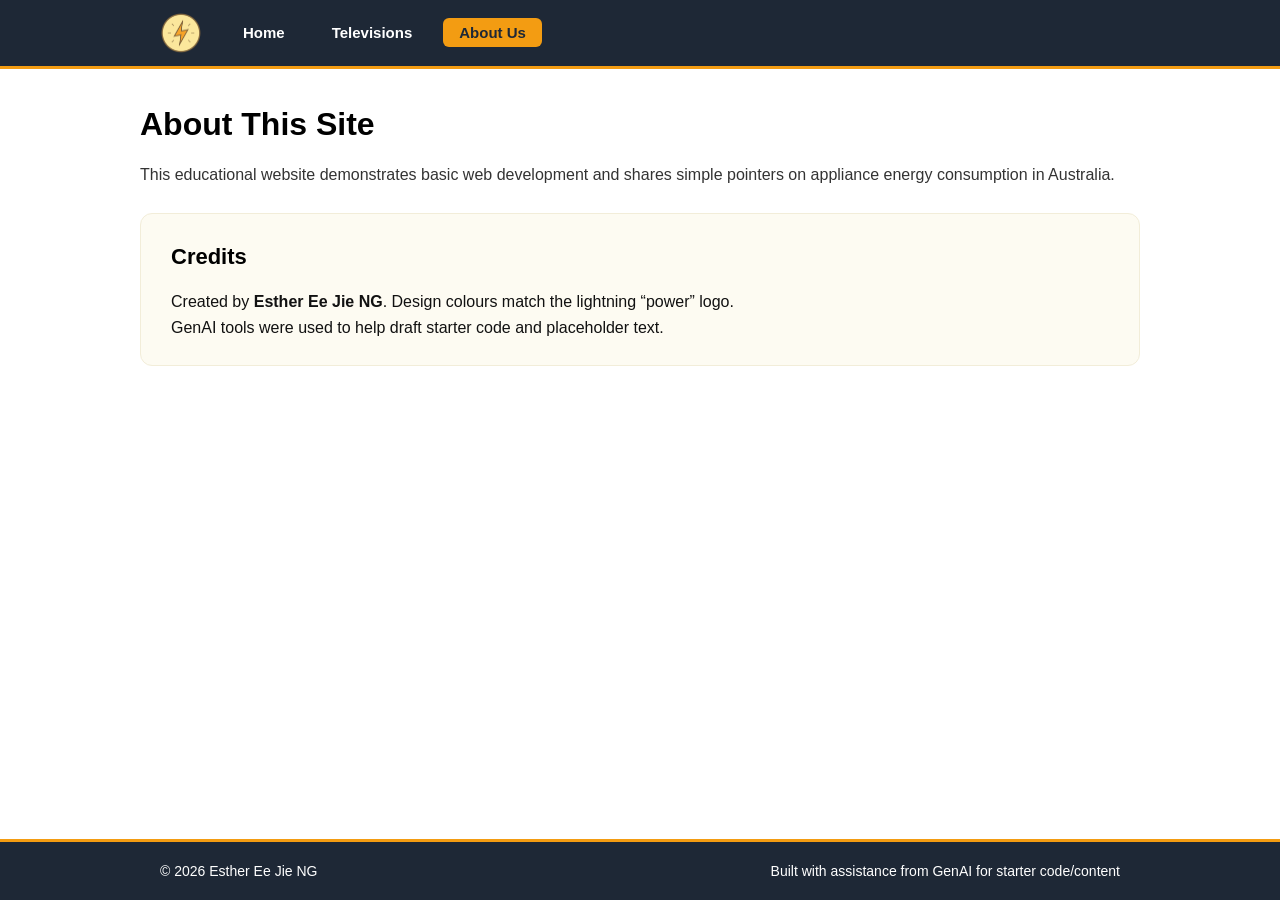
<file: about.html>
<!DOCTYPE html>
<html lang="en">
<head>
  <meta charset="utf-8"/>
  <meta name="viewport" content="width=device-width, initial-scale=1.0"/>
  <meta name="description" content="Data Visualization" />
  <meta name="keywords" content="HTML5, tags" />
  <meta name="author" content="105802939" />
  <title>About</title>
  <link rel="stylesheet" href="style.css">
</head>
<body>

  <header>
    <nav class="navbar">
      <a href="index.html" class="logo-link">
        <img src="PowerIcon.png" alt="Power Logo" class="logo">
      </a>
      <ul class="nav-links">
        <li><a href="index.html" class="nav-btn">Home</a></li>
        <li><a href="televisions.html" class="nav-btn">Televisions</a></li>
        <li><a href="about.html" class="nav-btn active">About Us</a></li>
      </ul>
    </nav>
  </header>

  <main class="container">
    <h1>About This Site</h1>
    <p class="intro-text">This educational website demonstrates basic web development and shares simple pointers on appliance energy consumption in Australia.</p>

    <div class="content-card">
      <h2>Credits</h2>
      <p>Created by <strong>Esther Ee Jie NG</strong>. Design colours match the lightning “power” logo.</p>
      <p>GenAI tools were used to help draft starter code and placeholder text.</p>
    </div>
  </main>

  <footer>
    <div class="footer-container">
      <p>&copy; <span id="year">2026</span> Esther Ee Jie NG</p>
      <p>Built with assistance from GenAI for starter code/content</p>
    </div>
  </footer>

  <script src="script.js"></script>
</body>
</html>
</file>
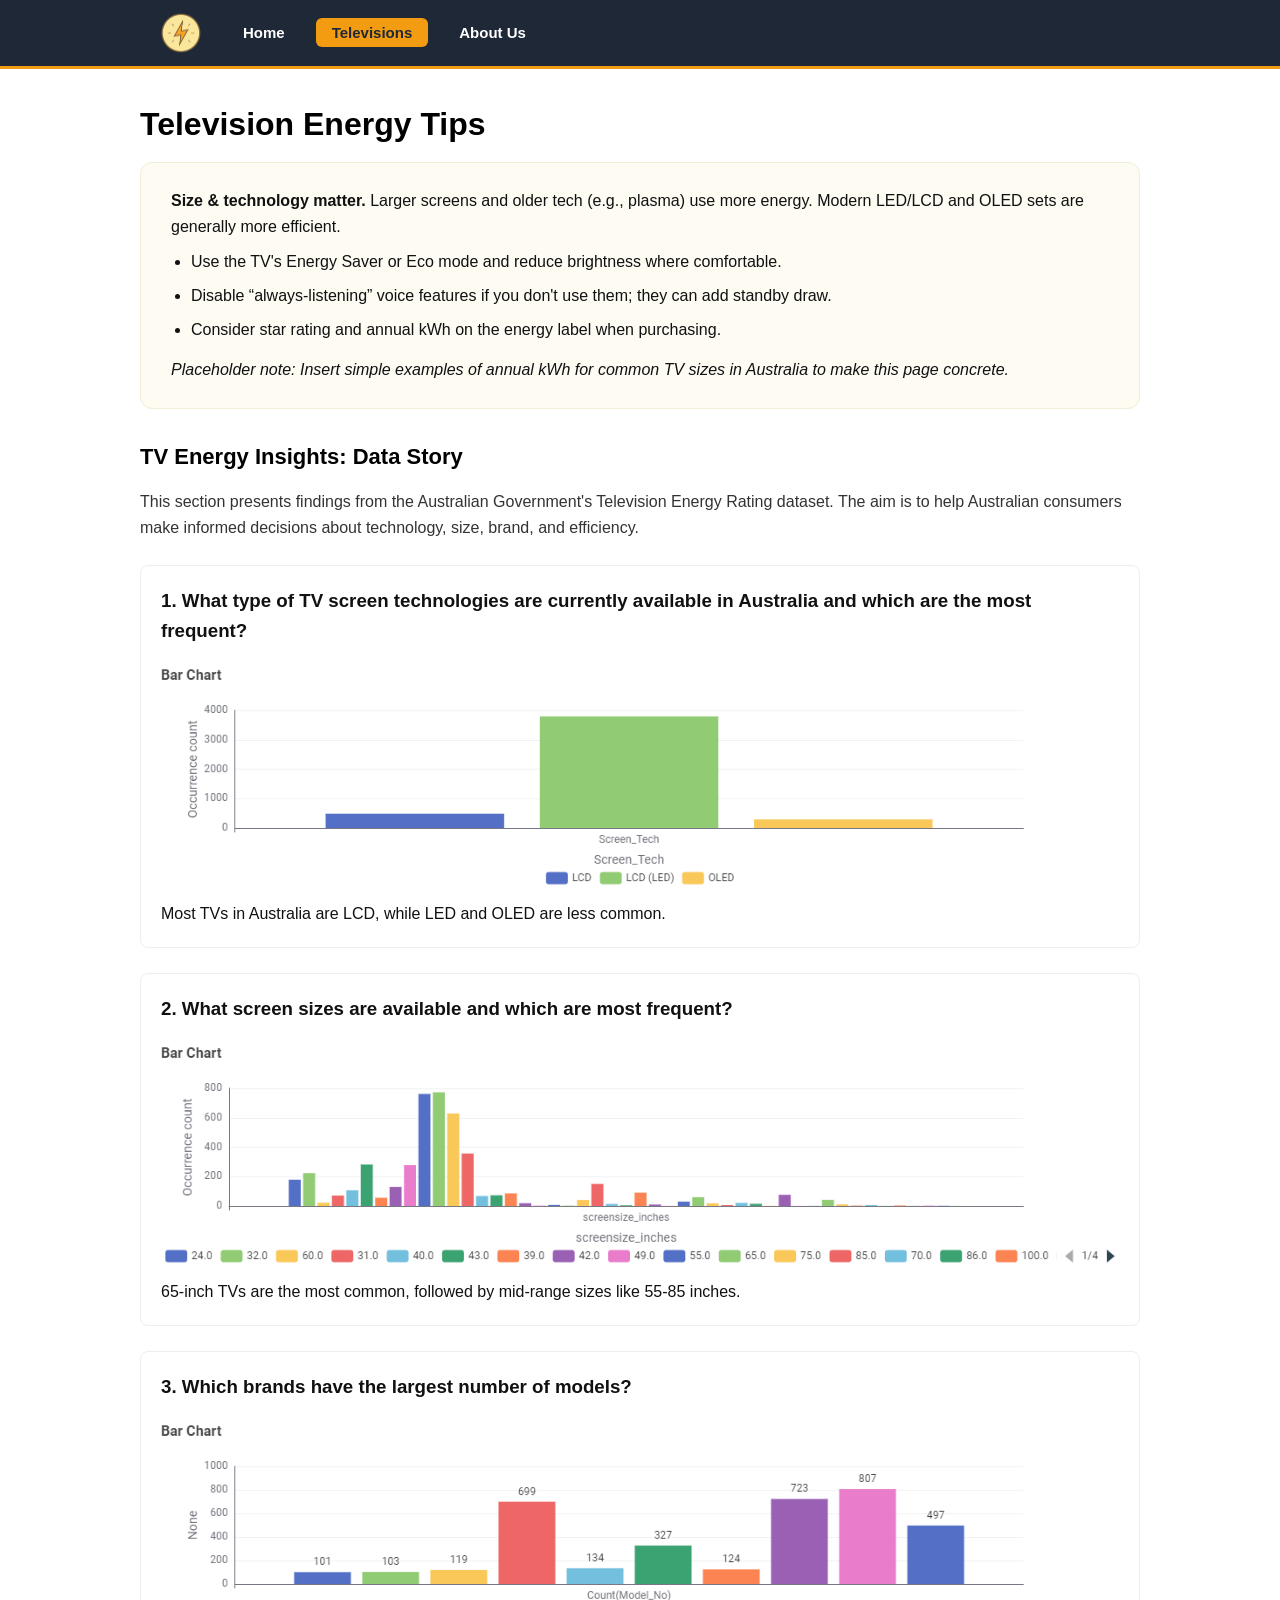
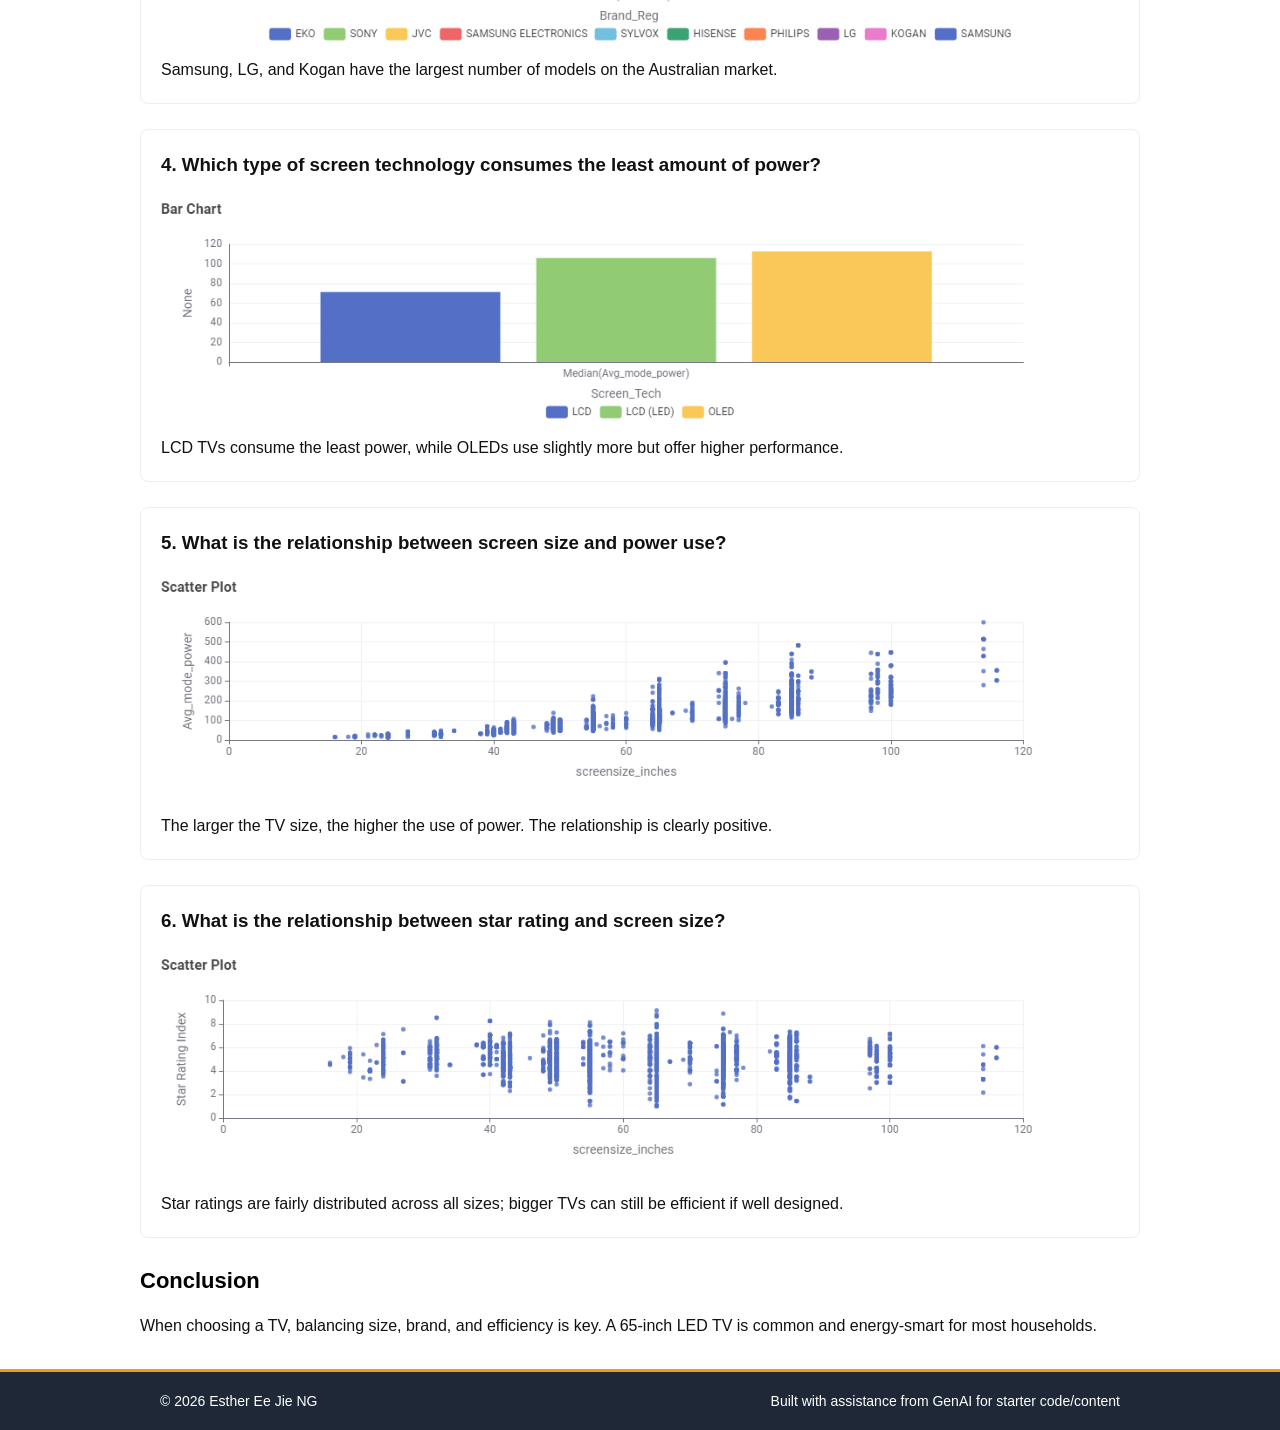
<file: televisions.html>
<!DOCTYPE html>
<html lang="en">
<head>
  <meta charset="utf-8"/>
  <meta name="viewport" content="width=device-width, initial-scale=1.0"/>
  <meta name="description" content="Data Visualization" />
  <meta name="keywords" content="HTML5, tags" />
  <meta name="author" content="105802939" />
  <title>Televisions</title>
  <link rel="stylesheet" href="style.css">
</head>
<body>

  <header>
    <nav class="navbar">
      <a href="index.html" class="logo-link">
        <img src="PowerIcon.png" alt="Power Logo" class="logo">
      </a>
      <ul class="nav-links">
        <li><a href="index.html" class="nav-btn">Home</a></li>
        <li><a href="televisions.html" class="nav-btn active">Televisions</a></li>
        <li><a href="about.html" class="nav-btn">About Us</a></li>
      </ul>
    </nav>
  </header>

  <main class="container">
    <h1>Television Energy Tips</h1>

    <div class="content-card">
      <p><strong>Size & technology matter.</strong> Larger screens and older tech (e.g., plasma) use more energy. Modern LED/LCD and OLED sets are generally more efficient.</p>
      <ul>
        <li>Use the TV's Energy Saver or Eco mode and reduce brightness where comfortable.</li>
        <li>Disable “always-listening” voice features if you don't use them; they can add standby draw.</li>
        <li>Consider star rating and annual kWh on the energy label when purchasing.</li>
      </ul>
      <p class="placeholder-note"><em>Placeholder note: Insert simple examples of annual kWh for common TV sizes in Australia to make this page concrete.</em></p>
    </div>

    <h2>TV Energy Insights: Data Story</h2>
    <p class="intro-text">This section presents findings from the Australian Government's Television Energy Rating dataset. The aim is to help Australian consumers make informed decisions about technology, size, brand, and efficiency.</p>

    <div class="charts-section">
      <div class="chart-item">
        <h3>1. What type of TV screen technologies are currently available in Australia and which are the most frequent?</h3>
        <img src="Q1Bar_Chart.png" alt="Bar Chart - Screen Technologies Frequency">
        <p class="chart-insight">Most TVs in Australia are LCD, while LED and OLED are less common.</p>
      </div>

      <div class="chart-item">
        <h3>2. What screen sizes are available and which are most frequent?</h3>
        <img src="Q2Bar_Chart.png" alt="Bar Chart - Screen Sizes Frequency">
        <p class="chart-insight">65-inch TVs are the most common, followed by mid-range sizes like 55-85 inches.</p>
      </div>

      <div class="chart-item">
        <h3>3. Which brands have the largest number of models?</h3>
        <img src="Q3Bar_Chart.png" alt="Bar Chart - Brand Distribution">
        <p class="chart-insight">Samsung, LG, and Kogan have the largest number of models on the Australian market.</p>
      </div>

      <div class="chart-item">
        <h3>4. Which type of screen technology consumes the least amount of power?</h3>
        <img src="Q4Bar_Chart.png" alt="Bar Chart - Power Consumption by Technology">
        <p class="chart-insight">LCD TVs consume the least power, while OLEDs use slightly more but offer higher performance.</p>
      </div>

      <div class="chart-item">
        <h3>5. What is the relationship between screen size and power use?</h3>
        <img src="Q5Scatter_Plot.png" alt="Scatter Plot - Size vs Power Use">
        <p class="chart-insight">The larger the TV size, the higher the use of power. The relationship is clearly positive.</p>
      </div>

      <div class="chart-item">
        <h3>6. What is the relationship between star rating and screen size?</h3>
        <img src="Q6Scatter_Plot.png" alt="Scatter Plot - Size vs Star Rating">
        <p class="chart-insight">Star ratings are fairly distributed across all sizes; bigger TVs can still be efficient if well designed.</p>
      </div>
    </div>

    <div class="conclusion-box">
      <h2>Conclusion</h2>
      <p>When choosing a TV, balancing size, brand, and efficiency is key. A 65-inch LED TV is common and energy-smart for most households.</p>
    </div>
  </main>

  <footer>
    <div class="footer-container">
      <p>&copy; <span id="year">2026</span> Esther Ee Jie NG</p>
      <p>Built with assistance from GenAI for starter code/content</p>
    </div>
  </footer>

  <script src="script.js"></script>
</body>
</html>
</file>
<file: style.css>
* {
  margin: 0;
  padding: 0;
  box-sizing: border-box;
}

body {
  font-family: -apple-system, BlinkMacSystemFont, "Segoe UI", Roboto, Helvetica, Arial, sans-serif;
  background-color: #ffffff;
  color: #111111;
  line-height: 1.6;
  display: flex;
  flex-direction: column;
  min-height: 100vh;
}

header, footer {
  background-color: #1e2836;
  border-bottom: 3px solid #f39c12;
}

footer {
  border-bottom: none;
  border-top: 3px solid #f39c12;
  margin-top: auto;
  color: #ffffff;
}

.navbar {
  max-width: 1000px;
  margin: 0 auto;
  padding: 12px 20px;
  display: flex;
  align-items: center;
  gap: 25px;
}

.logo-link {
  display: flex;
  align-items: center;
  text-decoration: none;
}

.logo {
  width: 42px;
  height: 42px;
  border-radius: 50%;
  object-fit: cover;
  transition: transform 0.2s ease;
}

.logo:hover {
  transform: scale(1.05);
}

.nav-links {
  display: flex;
  list-style: none;
  gap: 15px;
  align-items: center;
}

.nav-btn {
  color: #ffffff;
  text-decoration: none;
  font-weight: 600;
  font-size: 15px;
  padding: 6px 16px;
  border-radius: 6px;
  transition: background-color 0.2s;
}

.nav-btn:hover {
  color: #f39c12;
}

.nav-btn.active {
  background-color: #f39c12;
  color: #1e2836;
}
.nav-links a.active {
  background-color: #f39c12;
  color: #1e2836;
  font-weight: bold;
}

.container {
  max-width: 1000px;
  width: 90%;
  margin: 30px auto;
  flex: 1;
}

h1 {
  font-size: 32px;
  font-weight: 800;
  margin-bottom: 12px;
  color: #000000;
}

h2 {
  font-size: 22px;
  font-weight: 700;
  margin: 25px 0 15px 0;
  color: #000000;
}

.intro-text {
  font-size: 16px;
  margin-bottom: 25px;
  color: #333333;
}

.content-card {
  background-color: #fdfbf2;
  border: 1px solid #f2edd9;
  border-radius: 12px;
  padding: 25px 30px;
  margin-bottom: 30px;
}

.content-card h2 {
  margin-top: 0;
}

.content-card ul {
  margin-left: 20px;
  margin-top: 10px;
  margin-bottom: 10px;
}

.content-card li {
  margin-bottom: 8px;
}

.placeholder-note {
  margin-top: 15px;
}

.charts-section {
  display: flex;
  flex-direction: column;
  gap: 25px;
  margin: 20px 0;
}

.chart-item {
  background: #ffffff;
  border: 1px solid #eeeeee;
  padding: 20px;
  border-radius: 8px;
}

.chart-item img {
  max-width: 100%;
  height: auto;
  margin: 12px 0;
  display: block;
}

.footer-container {
  max-width: 1000px;
  margin: 0 auto;
  padding: 18px 20px;
  display: flex;
  justify-content: space-between;
  align-items: center;
  font-size: 14px;
}

@media (max-width: 650px) {
  .footer-container {
    flex-direction: column;
    gap: 8px;
    text-align: center;
  }
}
.responsive-svg-container {
    margin: 0 auto;
    width: 100%;
    max-width: 1200px;
}
</file>
